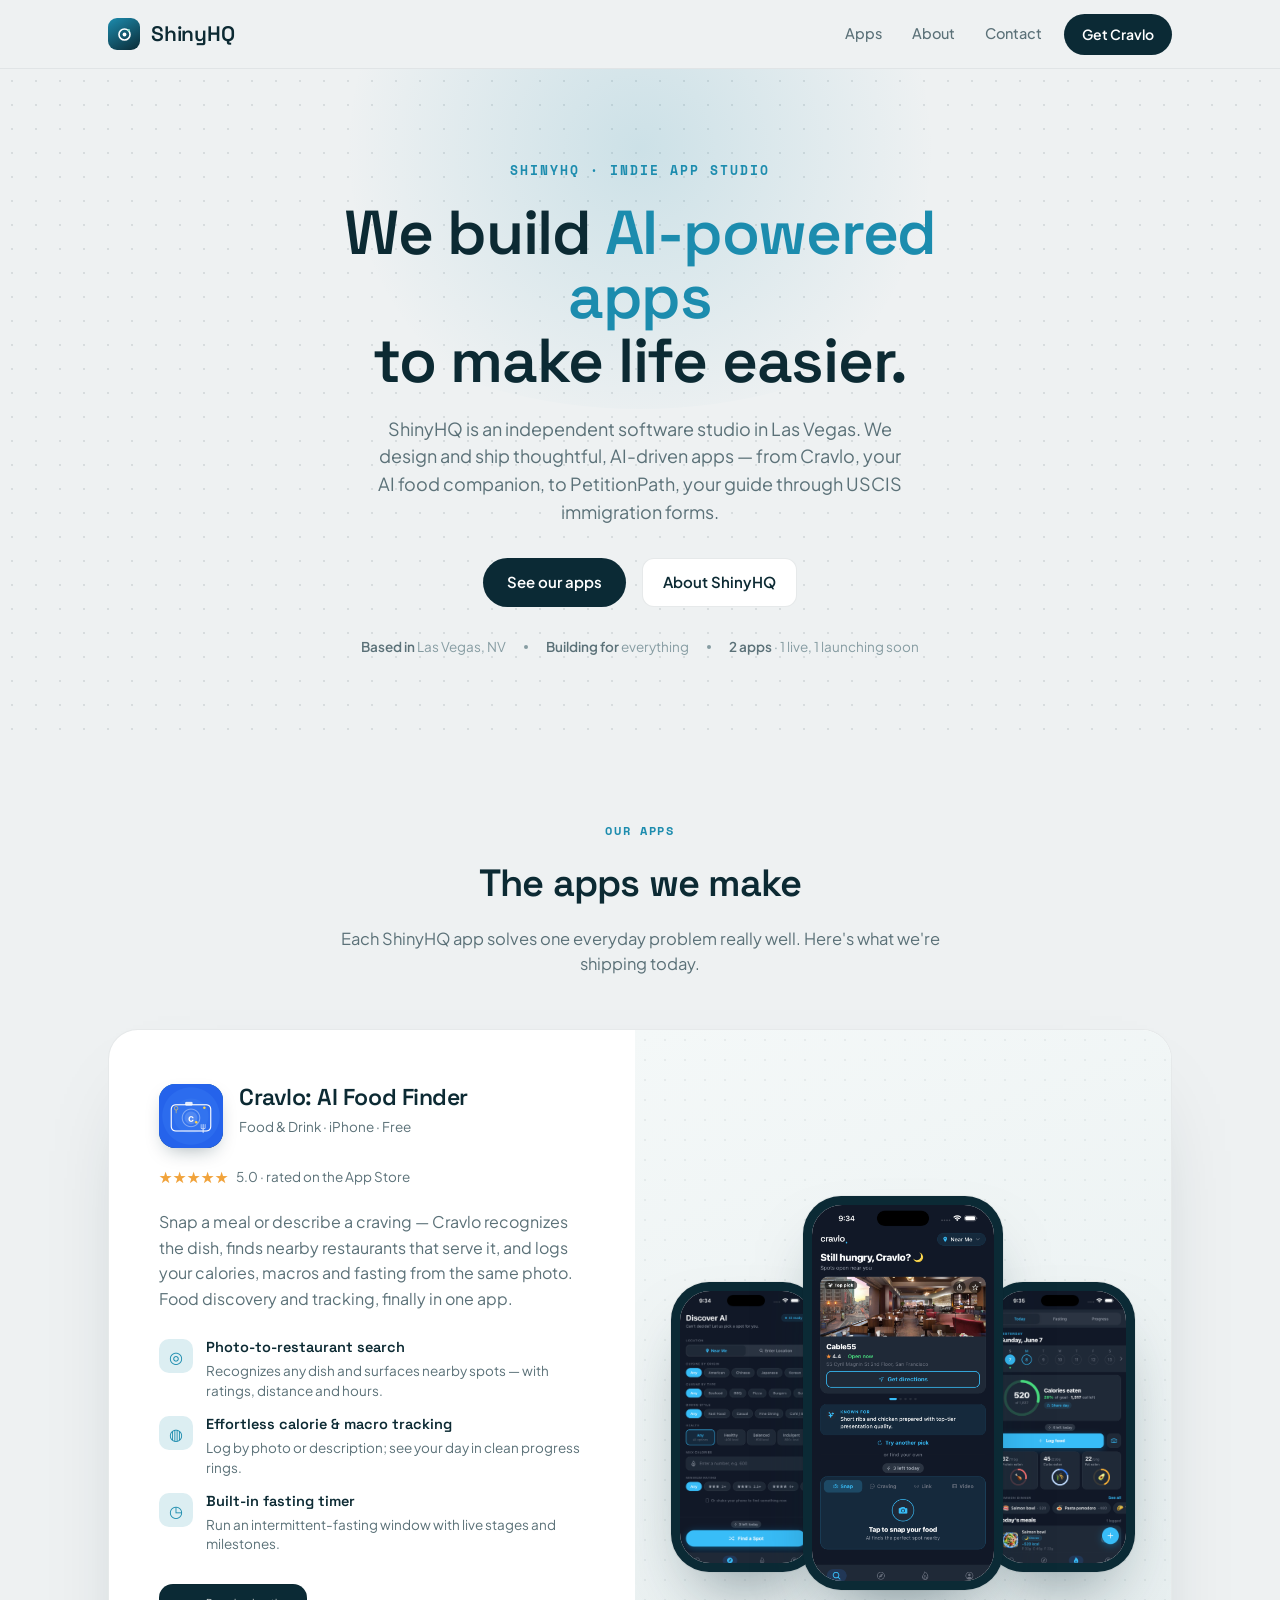
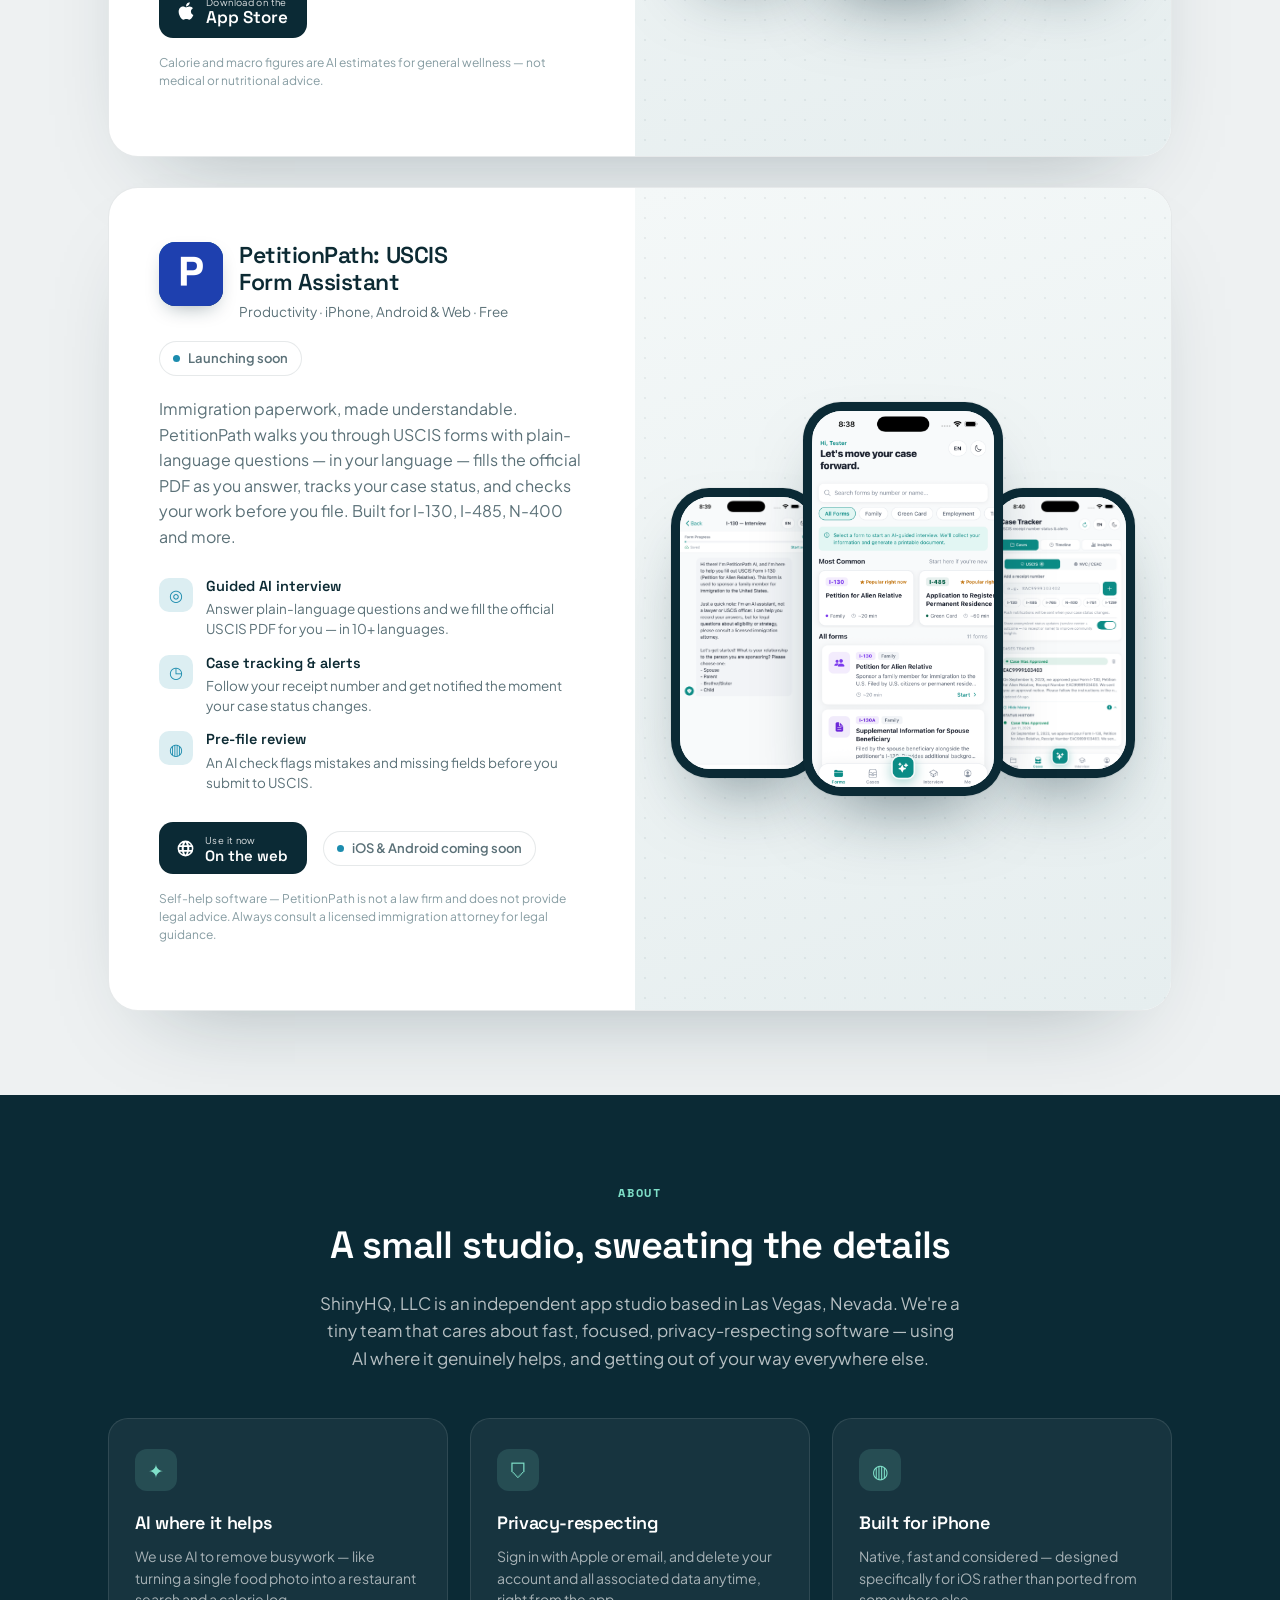
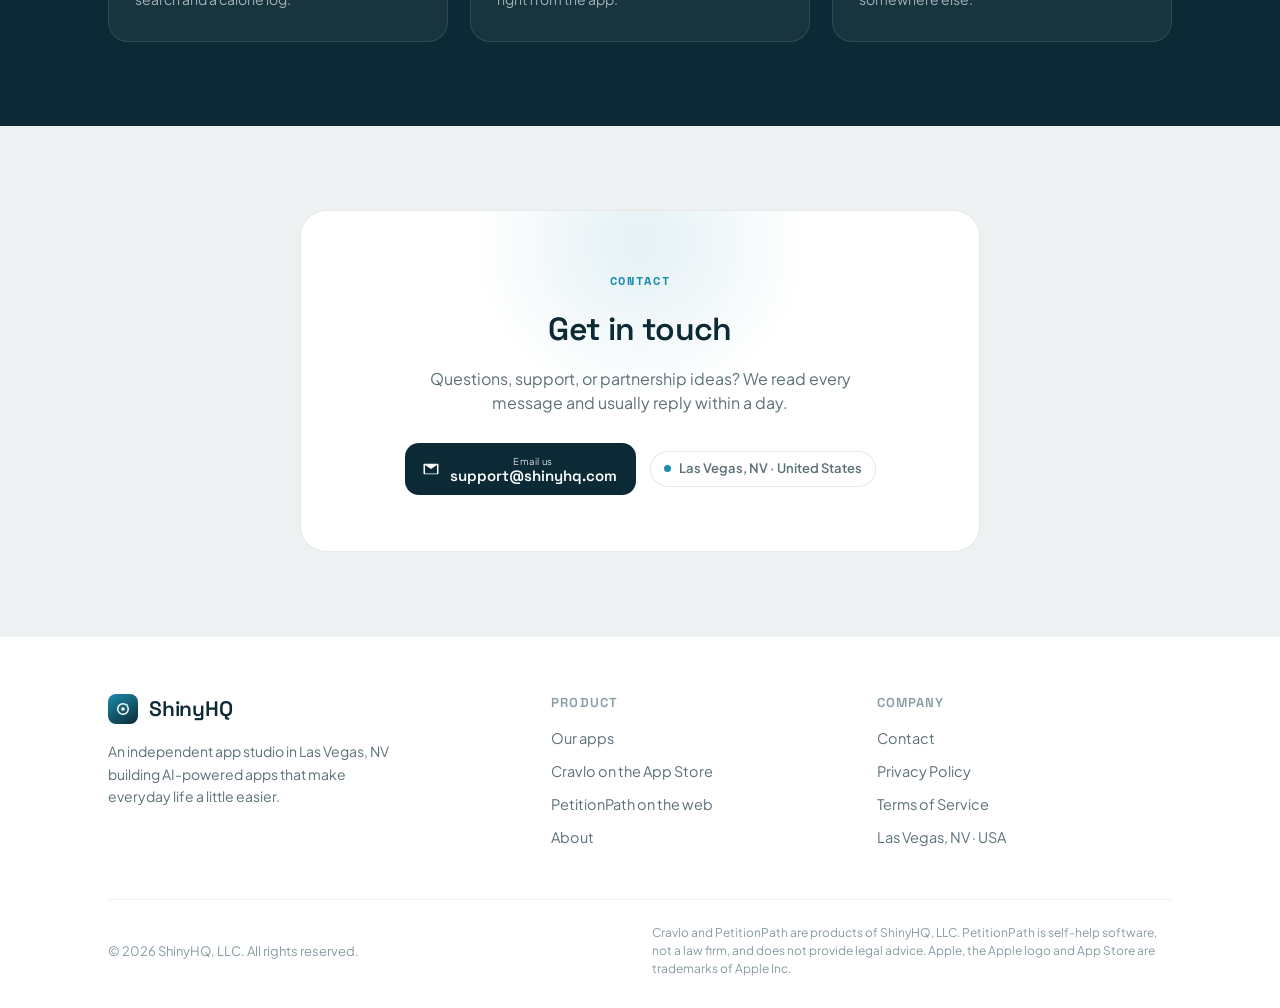
<file: index.html>
<!doctype html>
<html lang="en">
<head>
<meta charset="utf-8" />
<meta name="viewport" content="width=device-width, initial-scale=1" />
<title>ShinyHQ — We build AI-powered apps</title>
<meta name="description" content="ShinyHQ, LLC is an independent app studio in Las Vegas, NV building AI-powered apps that make everyday life easier. Maker of Cravlo (AI Food Finder) and PetitionPath (USCIS immigration form assistant)." />
<link rel="preconnect" href="https://fonts.googleapis.com" />
<link rel="preconnect" href="https://fonts.gstatic.com" crossorigin />
<link href="https://fonts.googleapis.com/css2?family=Space+Grotesk:wght@400;500;600;700&family=Plus+Jakarta+Sans:wght@400;500;600;700&family=Space+Mono:wght@400;700&display=swap" rel="stylesheet" />
<link rel="icon" href="assets/favicon.svg" type="image/svg+xml" />
<link rel="apple-touch-icon" href="assets/cravlo-icon.png" />
<meta property="og:title" content="ShinyHQ — We build AI-powered apps" />
<meta property="og:description" content="An independent app studio in Las Vegas, NV. Maker of Cravlo: AI Food Finder and PetitionPath: USCIS Form Assistant." />
<meta property="og:type" content="website" />
<meta name="theme-color" content="#0B2A35" />
<!--
  ShinyHQ, LLC — standalone organization website for GitHub Pages.
  Self-contained: only relative assets (assets/*) + Google Fonts CDN.
  Just serve this folder as-is; index.html loads at the site root.
-->
<style>
  :root{
    --bg:#EEF1F2; --paper:#fff; --paper-2:#F6F8F8;
    --ink:#0C2A33; --ink-2:#5B7178; --ink-3:#869CA2;
    --navy:#0B2A35; --teal:#1C8CAE; --teal-soft:#DCEEF2;
    --mint:#7FE0C9; --line:rgba(12,42,51,.10); --line-2:rgba(12,42,51,.06);
    --maxw:1120px;
  }
  *{box-sizing:border-box}
  html{scroll-behavior:smooth}
  body{margin:0;font-family:'Plus Jakarta Sans',sans-serif;color:var(--ink);background:var(--bg);
    -webkit-font-smoothing:antialiased;line-height:1.5}
  a{text-decoration:none;color:inherit}
  h1,h2,h3{font-family:'Space Grotesk',sans-serif;font-weight:600;letter-spacing:-.02em;margin:0}
  .wrap{max-width:var(--maxw);margin:0 auto;padding:0 28px}
  .mono{font-family:'Space Mono',monospace}

  /* ---------- shared atoms ---------- */
  .mark{display:inline-flex;align-items:center;justify-content:center;
    background:linear-gradient(150deg,var(--teal),#0B2A35);flex-shrink:0}
  .wordmark{display:inline-flex;align-items:center;gap:11px;font-family:'Space Grotesk',sans-serif;
    font-weight:600;font-size:21px;letter-spacing:-.01em;color:var(--ink)}
  .badge{display:inline-flex;align-items:center;gap:10px;padding:10px 18px 10px 16px;border-radius:14px;
    background:var(--navy);border:1px solid rgba(0,0,0,.06);transition:transform .15s ease, box-shadow .15s ease}
  .badge:hover{transform:translateY(-1px);box-shadow:0 12px 26px -12px rgba(11,42,53,.5)}
  .badge svg{fill:#fff;flex-shrink:0}
  .badge .b-sm{display:block;font-size:9.5px;letter-spacing:.04em;color:rgba(255,255,255,.85)}
  .badge .b-lg{display:block;font-size:17px;font-weight:600;color:#fff;font-family:'Space Grotesk',sans-serif;line-height:1.05}
  .pill{display:inline-flex;align-items:center;gap:8px;background:var(--navy);color:#fff;font-size:14px;
    font-weight:600;padding:10px 18px;border-radius:999px;transition:transform .15s ease}
  .pill:hover{transform:translateY(-1px)}
  .chip{display:inline-flex;align-items:center;gap:8px;font-size:13px;font-weight:600;color:var(--ink-2);
    background:var(--paper);border:1px solid var(--line);padding:7px 13px;border-radius:999px}
  .dot{width:7px;height:7px;border-radius:50%;background:var(--teal);flex-shrink:0}

  /* ---------- nav ---------- */
  header.nav{position:sticky;top:0;z-index:40;background:rgba(238,241,242,.82);
    backdrop-filter:saturate(160%) blur(12px);border-bottom:1px solid var(--line-2)}
  .nav-in{display:flex;align-items:center;justify-content:space-between;height:68px}
  .nav-links{display:flex;align-items:center;gap:30px}
  .nav-links a{font-size:14.5px;font-weight:500;color:var(--ink-2);transition:color .15s}
  .nav-links a:hover{color:var(--ink)}
  .nav-right{display:flex;align-items:center;gap:22px}
  .nav-toggle{display:none;background:none;border:0;cursor:pointer;padding:6px}
  .nav-toggle span{display:block;width:22px;height:2px;background:var(--ink);margin:4px 0;border-radius:2px}

  /* ---------- hero ---------- */
  .hero{position:relative;overflow:hidden;text-align:center;padding:88px 0 76px;
    background-image:radial-gradient(var(--line) 1px,transparent 1px);background-size:24px 24px}
  .hero::before{content:"";position:absolute;top:-180px;left:50%;transform:translateX(-50%);
    width:760px;height:520px;border-radius:50%;
    background:radial-gradient(circle,rgba(28,140,174,.16),transparent 64%);pointer-events:none}
  .hero-in{position:relative;z-index:2;max-width:760px;margin:0 auto}
  .eyebrow{font-family:'Space Mono',monospace;font-size:12.5px;letter-spacing:.16em;color:var(--teal);font-weight:700}
  .hero h1{font-size:62px;line-height:1.03;margin:20px 0 0}
  .hero h1 em{font-style:normal;color:var(--teal)}
  .hero p{font-size:18px;line-height:1.55;color:var(--ink-2);max-width:540px;margin:22px auto 0}
  .hero-cta{display:flex;align-items:center;justify-content:center;gap:16px;margin-top:32px;flex-wrap:wrap}
  .ghost{display:inline-flex;align-items:center;gap:8px;font-size:15px;font-weight:600;color:var(--ink);
    padding:12px 20px;border-radius:12px;border:1px solid var(--line);background:var(--paper);transition:transform .15s, border-color .15s}
  .ghost:hover{transform:translateY(-1px);border-color:var(--teal)}
  .hero-meta{display:flex;align-items:center;justify-content:center;gap:18px;margin-top:30px;flex-wrap:wrap;
    font-size:13.5px;color:var(--ink-3)}
  .hero-meta b{color:var(--ink-2);font-weight:600}
  .meta-sep{width:4px;height:4px;border-radius:50%;background:var(--ink-3)}

  /* ---------- section frame ---------- */
  section.block{padding:84px 0}
  .sec-head{text-align:center;max-width:620px;margin:0 auto 52px}
  .sec-tag{font-family:'Space Mono',monospace;font-size:12px;letter-spacing:.14em;color:var(--teal);font-weight:700}
  .sec-head h2{font-size:38px;margin:14px 0 0}
  .sec-head p{font-size:16.5px;color:var(--ink-2);margin:14px 0 0;line-height:1.55}

  /* ---------- cravlo showcase card ---------- */
  .app-card{background:var(--paper);border:1px solid var(--line);border-radius:30px;overflow:hidden;
    display:grid;grid-template-columns:1fr 1.02fr;box-shadow:0 40px 90px -50px rgba(11,42,53,.35)}
  .app-info{padding:54px 50px}
  .app-id{display:flex;align-items:flex-start;gap:16px}
  .app-icon{width:64px;height:64px;border-radius:16px;overflow:hidden;flex-shrink:0;
    box-shadow:0 8px 20px -8px rgba(11,42,53,.4);background:linear-gradient(150deg,var(--teal),#0B2A35)}
  .app-id h3{font-size:23px;line-height:1.18;text-wrap:balance}
  .app-id .meta{font-size:13.5px;color:var(--ink-2);margin-top:6px}
  .stars{display:inline-flex;align-items:center;gap:7px;margin-top:18px;font-size:13.5px;color:var(--ink-2)}
  .stars .s{color:#F1A33B;letter-spacing:1px;font-size:15px}
  .app-desc{font-size:16px;line-height:1.6;color:var(--ink-2);margin:20px 0 0}
  .feat-list{display:flex;flex-direction:column;gap:14px;margin:26px 0 0}
  .feat{display:flex;gap:13px;align-items:flex-start}
  .feat .fi{width:34px;height:34px;border-radius:10px;background:var(--teal-soft);color:var(--teal);
    display:flex;align-items:center;justify-content:center;flex-shrink:0;font-size:16px}
  .feat b{display:block;font-family:'Space Grotesk',sans-serif;font-size:14.5px;font-weight:600}
  .feat span{display:block;font-size:13.5px;color:var(--ink-2);margin-top:2px;line-height:1.45}
  .app-actions{display:flex;align-items:center;gap:16px;margin-top:30px;flex-wrap:wrap}
  .app-note{font-size:12px;color:var(--ink-3);margin-top:16px;line-height:1.5}

  .app-art{position:relative;background:linear-gradient(160deg,#F4F8F8,#E6EEEF);
    display:flex;align-items:center;justify-content:center;padding:46px 20px;overflow:hidden}
  .app-art::before{content:"";position:absolute;inset:0;
    background-image:radial-gradient(rgba(12,42,51,.06) 1px,transparent 1px);background-size:20px 20px}
  .phones{position:relative;z-index:2;display:flex;align-items:flex-end;gap:0}
  .phone{position:relative;background:#0B2A35;border-radius:38px;padding:9px;flex-shrink:0;
    box-shadow:0 36px 70px -30px rgba(11,42,53,.55),0 0 0 1px rgba(0,0,0,.04)}
  .phone .screen{border-radius:30px;overflow:hidden;background:#fff;display:block}
  .phone .notch{display:none}
  .phone .screen img{width:100%;height:100%;object-fit:cover;object-position:top center;display:block}
  .app-icon img{width:100%;height:100%;object-fit:cover;display:block}
  .phone.lg{width:200px;z-index:2}
  .phone.lg .screen{width:182px;height:376px}
  .phone.sm{width:150px;margin-bottom:18px;z-index:1}
  .phone.sm .screen{width:132px;height:272px}
  .phones .phone.sm:first-child{margin-right:-18px}
  .phones .phone.sm:last-child{margin-left:-18px}

  /* ---------- about ---------- */
  .about{background:var(--navy);color:#fff;border-radius:0}
  .about .sec-tag{color:var(--mint)}
  .about h2{color:#fff}
  .about-grid{display:grid;grid-template-columns:repeat(3,1fr);gap:22px;margin-top:8px}
  .vcard{background:rgba(255,255,255,.05);border:1px solid rgba(255,255,255,.10);border-radius:20px;padding:30px 26px}
  .vcard .vi{width:42px;height:42px;border-radius:12px;background:rgba(127,224,201,.14);color:var(--mint);
    display:flex;align-items:center;justify-content:center;font-size:19px;margin-bottom:18px}
  .vcard h3{font-size:18px;color:#fff}
  .vcard p{font-size:14px;color:rgba(255,255,255,.62);margin:10px 0 0;line-height:1.55}
  .about-lead{max-width:640px;margin:0 auto 46px;text-align:center}
  .about-lead p{font-size:17px;color:rgba(255,255,255,.7);margin:16px 0 0;line-height:1.6}

  /* ---------- contact ---------- */
  .contact{text-align:center}
  .contact-card{background:var(--paper);border:1px solid var(--line);border-radius:26px;padding:56px 40px;
    max-width:680px;margin:0 auto;position:relative;overflow:hidden}
  .contact-card::before{content:"";position:absolute;top:-120px;left:50%;transform:translateX(-50%);
    width:420px;height:300px;border-radius:50%;background:radial-gradient(circle,rgba(28,140,174,.12),transparent 65%)}
  .contact-card>*{position:relative;z-index:2}
  .contact-card h2{font-size:32px}
  .contact-card p{font-size:16px;color:var(--ink-2);margin:14px auto 0;max-width:440px}
  .contact-actions{display:flex;align-items:center;justify-content:center;gap:14px;margin-top:28px;flex-wrap:wrap}

  /* ---------- footer ---------- */
  footer.ft{background:var(--paper);border-top:1px solid var(--line-2);padding:56px 0 30px}
  .ft-top{display:grid;grid-template-columns:1.4fr 1fr 1fr;gap:30px;padding-bottom:40px;border-bottom:1px solid var(--line-2)}
  .ft-brand p{font-size:14px;color:var(--ink-2);margin:16px 0 0;max-width:300px;line-height:1.6}
  .ft-col h4{font-family:'Space Grotesk',sans-serif;font-size:13px;font-weight:600;color:var(--ink-3);
    text-transform:uppercase;letter-spacing:.08em;margin:0 0 16px}
  .ft-col a{display:block;font-size:14.5px;color:var(--ink-2);margin-bottom:11px;transition:color .15s}
  .ft-col a:hover{color:var(--teal)}
  .ft-bot{display:flex;align-items:center;justify-content:space-between;gap:16px;padding-top:24px;flex-wrap:wrap}
  .ft-bot p{font-size:13px;color:var(--ink-3);margin:0}
  .ft-bot .legal{font-size:12px;color:var(--ink-3);max-width:520px;line-height:1.5}

  /* ---------- entrance: none (content is always visible) ---------- */

  /* ---------- responsive ---------- */
  @media(max-width:900px){
    .nav-links{display:none}
    .nav-toggle{display:block}
    .nav.open .nav-links{display:flex;position:absolute;top:68px;left:0;right:0;flex-direction:column;
      gap:0;background:var(--paper);border-bottom:1px solid var(--line);padding:8px 0}
    .nav.open .nav-links a{padding:14px 28px;width:100%}
    .hero h1{font-size:46px}
    .hero p{font-size:16.5px}
    .app-card{grid-template-columns:1fr}
    .app-info{padding:40px 30px}
    .app-art{padding:40px 16px}
    .phone.sm{display:none}
    .about-grid{grid-template-columns:1fr}
    .ft-top{grid-template-columns:1fr;gap:26px}
  }
  @media(max-width:520px){
    .wrap{padding:0 20px}
    .hero{padding:64px 0 56px}
    .hero h1{font-size:38px}
    .sec-head h2{font-size:30px}
    .phone.lg{width:188px}
    .phone.lg .screen{width:170px;height:350px}
  }
</style>
</head>
<body>

<!-- ============ NAV ============ -->
<header class="nav" id="nav">
  <div class="wrap nav-in">
    <a class="wordmark" href="#top" aria-label="ShinyHQ home">
      <span class="mark" style="width:32px;height:32px;border-radius:9px">
        <svg viewBox="0 0 24 24" width="19" height="19" aria-hidden="true">
          <circle cx="12" cy="12" r="7" fill="none" stroke="#fff" stroke-width="2"></circle>
          <circle cx="12" cy="12" r="2.4" fill="#fff"></circle>
          <circle cx="17.4" cy="6.6" r="1.5" fill="#7FE0C9"></circle>
        </svg>
      </span>
      ShinyHQ
    </a>
    <div class="nav-right">
      <nav class="nav-links">
        <a href="#apps">Apps</a>
        <a href="#about">About</a>
        <a href="#contact">Contact</a>
      </nav>
      <a class="pill" href="https://apps.apple.com/us/app/cravlo-ai-food-finder/id6770205454" target="_blank" rel="noopener">Get Cravlo</a>
      <button class="nav-toggle" id="navToggle" aria-label="Menu"><span></span><span></span><span></span></button>
    </div>
  </div>
</header>

<a id="top"></a>

<!-- ============ HERO ============ -->
<section class="hero">
  <div class="wrap hero-in">
    <span class="eyebrow" data-rv>SHINYHQ · INDIE APP STUDIO</span>
    <h1 data-rv>We build <em>AI-powered apps</em><br />to make life easier.</h1>
    <p data-rv>ShinyHQ is an independent software studio in Las Vegas. We design and ship thoughtful, AI-driven apps — from Cravlo, your AI food companion, to PetitionPath, your guide through USCIS immigration forms.</p>
    <div class="hero-cta" data-rv>
      <a class="pill" href="#apps" style="padding:13px 24px;font-size:15px">See our apps</a>
      <a class="ghost" href="#about">About ShinyHQ</a>
    </div>
    <div class="hero-meta" data-rv>
      <span><b>Based in</b> Las Vegas, NV</span>
      <span class="meta-sep"></span>
      <span><b>Building for</b> everything</span>
      <span class="meta-sep"></span>
      <span><b>2 apps</b> · 1 live, 1 launching soon</span>
    </div>
  </div>
</section>

<!-- ============ APPS ============ -->
<section class="block" id="apps">
  <div class="wrap">
    <div class="sec-head" data-rv>
      <span class="sec-tag">OUR APPS</span>
      <h2>The apps we make</h2>
      <p>Each ShinyHQ app solves one everyday problem really well. Here's what we're shipping today.</p>
    </div>

    <div class="app-card" data-rv>
      <div class="app-info">
        <div class="app-id">
          <span class="app-icon">
            <img src="assets/cravlo-icon.png" alt="Cravlo app icon" />
          </span>
          <div>
            <h3>Cravlo: AI Food Finder</h3>
            <div class="meta">Food &amp; Drink · iPhone · Free</div>
          </div>
        </div>

        <div class="stars"><span class="s">★★★★★</span> 5.0 · rated on the App Store</div>

        <p class="app-desc">Snap a meal or describe a craving — Cravlo recognizes the dish, finds nearby restaurants that serve it, and logs your calories, macros and fasting from the same photo. Food discovery and tracking, finally in one app.</p>

        <div class="feat-list">
          <div class="feat">
            <span class="fi">◎</span>
            <div><b>Photo-to-restaurant search</b><span>Recognizes any dish and surfaces nearby spots — with ratings, distance and hours.</span></div>
          </div>
          <div class="feat">
            <span class="fi">◍</span>
            <div><b>Effortless calorie &amp; macro tracking</b><span>Log by photo or description; see your day in clean progress rings.</span></div>
          </div>
          <div class="feat">
            <span class="fi">◷</span>
            <div><b>Built-in fasting timer</b><span>Run an intermittent-fasting window with live stages and milestones.</span></div>
          </div>
        </div>

        <div class="app-actions">
          <a class="badge" href="https://apps.apple.com/us/app/cravlo-ai-food-finder/id6770205454" target="_blank" rel="noopener" aria-label="Download Cravlo on the App Store">
            <svg viewBox="0 0 384 512" width="20" height="20" aria-hidden="true"><path d="M318.7 268.7c-.2-36.7 16.4-64.4 50-84.8-18.8-26.9-47.2-41.7-84.7-44.6-35.5-2.8-74.3 20.7-88.5 20.7-15 0-49.4-19.7-76.4-19.7C63.3 141.2 4 184.8 4 273.5q0 39.3 14.4 81.2c12.8 36.7 59 126.7 107.2 125.2 25.2-.6 43-17.9 75.8-17.9 31.8 0 48.3 17.9 76.4 17.9 48.6-.7 90.4-82.5 102.6-119.3-65.2-30.7-61.7-90-61.7-91.9zm-56.6-164.2c27.3-32.4 24.8-61.9 24-72.5-24.1 1.4-52 16.4-67.9 34.9-17.5 19.8-27.8 44.3-25.6 71.9 26.1 2 49.9-11.4 69.5-34.3z"></path></svg>
            <span><span class="b-sm">Download on the</span><span class="b-lg">App Store</span></span>
          </a>
        </div>
        <p class="app-note">Calorie and macro figures are AI estimates for general wellness — not medical or nutritional advice.</p>
      </div>

      <div class="app-art">
        <div class="phones">
          <div class="phone sm">
            <div class="screen"><img src="assets/cravlo-discover.png" alt="Cravlo Discover AI screen" /></div>
          </div>
          <div class="phone lg">
            <div class="screen"><img src="assets/cravlo-home.png" alt="Cravlo home screen" /></div>
          </div>
          <div class="phone sm">
            <div class="screen"><img src="assets/cravlo-tracking.png" alt="Cravlo calorie tracking screen" /></div>
          </div>
        </div>
      </div>
    </div>

    <div class="app-card" data-rv style="margin-top:30px">
      <div class="app-info">
        <div class="app-id">
          <span class="app-icon">
            <img src="assets/petitionpath-icon.png" alt="PetitionPath app icon" />
          </span>
          <div>
            <h3>PetitionPath: USCIS Form Assistant</h3>
            <div class="meta">Productivity · iPhone, Android &amp; Web · Free</div>
          </div>
        </div>

        <div style="margin-top:18px"><span class="chip"><span class="dot"></span>Launching soon</span></div>

        <p class="app-desc">Immigration paperwork, made understandable. PetitionPath walks you through USCIS forms with plain-language questions — in your language — fills the official PDF as you answer, tracks your case status, and checks your work before you file. Built for I-130, I-485, N-400 and more.</p>

        <div class="feat-list">
          <div class="feat">
            <span class="fi">◎</span>
            <div><b>Guided AI interview</b><span>Answer plain-language questions and we fill the official USCIS PDF for you — in 10+ languages.</span></div>
          </div>
          <div class="feat">
            <span class="fi">◷</span>
            <div><b>Case tracking &amp; alerts</b><span>Follow your receipt number and get notified the moment your case status changes.</span></div>
          </div>
          <div class="feat">
            <span class="fi">◍</span>
            <div><b>Pre-file review</b><span>An AI check flags mistakes and missing fields before you submit to USCIS.</span></div>
          </div>
        </div>

        <div class="app-actions">
          <!-- TODO: confirm the public web URL (currently the brand domain); swap to the App Store badge once iOS is live. -->
          <a class="badge" href="https://petitionpath.app" target="_blank" rel="noopener" aria-label="Open PetitionPath on the web">
            <svg viewBox="0 0 24 24" width="19" height="19" aria-hidden="true"><path d="M12 2a10 10 0 1 0 0 20 10 10 0 0 0 0-20zm6.9 6h-2.6a15.7 15.7 0 0 0-1.2-3.3A8 8 0 0 1 18.9 8zM12 4.1c.8 1.1 1.4 2.5 1.7 3.9h-3.4C10.6 6.6 11.2 5.2 12 4.1zM4.3 14a8 8 0 0 1 0-4h3a17.6 17.6 0 0 0 0 4zm.8 2h2.6c.3 1.2.7 2.3 1.2 3.3A8 8 0 0 1 5.1 16zm2.6-8H5.1a8 8 0 0 1 3.6-3.3C8.3 5.7 7.9 6.8 7.7 8zM12 19.9c-.8-1.1-1.4-2.5-1.7-3.9h3.4c-.3 1.4-.9 2.8-1.7 3.9zm2.1-5.9H9.9a15.3 15.3 0 0 1 0-4h4.2a15.3 15.3 0 0 1 0 4zm.8 5.3c.5-1 .9-2.1 1.2-3.3h2.6a8 8 0 0 1-3.8 3.3zM16.7 14a17.6 17.6 0 0 0 0-4h3a8 8 0 0 1 0 4z" fill="#fff"/></svg>
            <span><span class="b-sm">Use it now</span><span class="b-lg" style="font-size:15px">On the web</span></span>
          </a>
          <span class="chip"><span class="dot"></span>iOS &amp; Android coming soon</span>
        </div>
        <p class="app-note">Self-help software — PetitionPath is not a law firm and does not provide legal advice. Always consult a licensed immigration attorney for legal guidance.</p>
      </div>

      <div class="app-art">
        <div class="phones">
          <div class="phone sm">
            <div class="screen"><img src="assets/petitionpath-interview.png" alt="PetitionPath AI form interview screen" /></div>
          </div>
          <div class="phone lg">
            <div class="screen"><img src="assets/petitionpath-home.png" alt="PetitionPath home screen" /></div>
          </div>
          <div class="phone sm">
            <div class="screen"><img src="assets/petitionpath-tracking.png" alt="PetitionPath case tracker screen" /></div>
          </div>
        </div>
      </div>
    </div>
  </div>
</section>

<!-- ============ ABOUT ============ -->
<section class="block about" id="about">
  <div class="wrap">
    <div class="about-lead" data-rv>
      <span class="sec-tag">ABOUT</span>
      <h2 style="font-size:38px;margin-top:14px">A small studio, sweating the details</h2>
      <p>ShinyHQ, LLC is an independent app studio based in Las Vegas, Nevada. We're a tiny team that cares about fast, focused, privacy-respecting software — using AI where it genuinely helps, and getting out of your way everywhere else.</p>
    </div>
    <div class="about-grid">
      <div class="vcard" data-rv>
        <div class="vi">✦</div>
        <h3>AI where it helps</h3>
        <p>We use AI to remove busywork — like turning a single food photo into a restaurant search and a calorie log.</p>
      </div>
      <div class="vcard" data-rv>
        <div class="vi">⛉</div>
        <h3>Privacy-respecting</h3>
        <p>Sign in with Apple or email, and delete your account and all associated data anytime, right from the app.</p>
      </div>
      <div class="vcard" data-rv>
        <div class="vi">◍</div>
        <h3>Built for iPhone</h3>
        <p>Native, fast and considered — designed specifically for iOS rather than ported from somewhere else.</p>
      </div>
    </div>
  </div>
</section>

<!-- ============ CONTACT ============ -->
<section class="block contact" id="contact">
  <div class="wrap">
    <div class="contact-card" data-rv>
      <span class="sec-tag">CONTACT</span>
      <h2 style="margin-top:14px">Get in touch</h2>
      <p>Questions, support, or partnership ideas? We read every message and usually reply within a day.</p>
      <div class="contact-actions">
        <a class="badge" href="mailto:support@shinyhq.com" style="background:var(--navy)">
          <svg viewBox="0 0 24 24" width="18" height="18" aria-hidden="true"><path d="M3 5h18a1 1 0 0 1 1 1v12a1 1 0 0 1-1 1H3a1 1 0 0 1-1-1V6a1 1 0 0 1 1-1zm9 7L4 6.8V18h16V6.8L12 12z" fill="#fff"></path></svg>
          <span><span class="b-sm">Email us</span><span class="b-lg" style="font-size:15px">support@shinyhq.com</span></span>
        </a>
        <span class="chip"><span class="dot"></span>Las Vegas, NV · United States</span>
      </div>
    </div>
  </div>
</section>

<!-- ============ FOOTER ============ -->
<footer class="ft">
  <div class="wrap">
    <div class="ft-top">
      <div class="ft-brand">
        <a class="wordmark" href="#top">
          <span class="mark" style="width:30px;height:30px;border-radius:8px">
            <svg viewBox="0 0 24 24" width="18" height="18" aria-hidden="true">
              <circle cx="12" cy="12" r="7" fill="none" stroke="#fff" stroke-width="2"></circle>
              <circle cx="12" cy="12" r="2.4" fill="#fff"></circle>
              <circle cx="17.4" cy="6.6" r="1.5" fill="#7FE0C9"></circle>
            </svg>
          </span>
          ShinyHQ
        </a>
        <p>An independent app studio in Las Vegas, NV building AI-powered apps that make everyday life a little easier.</p>
      </div>
      <div class="ft-col">
        <h4>Product</h4>
        <a href="#apps">Our apps</a>
        <a href="https://apps.apple.com/us/app/cravlo-ai-food-finder/id6770205454" target="_blank" rel="noopener">Cravlo on the App Store</a>
        <a href="https://petitionpath.app" target="_blank" rel="noopener">PetitionPath on the web</a>
        <a href="#about">About</a>
      </div>
      <div class="ft-col">
        <h4>Company</h4>
        <a href="mailto:support@shinyhq.com">Contact</a>
        <a href="privacy.html">Privacy Policy</a>
        <a href="terms.html">Terms of Service</a>
        <span style="display:block;font-size:14.5px;color:var(--ink-2);margin-bottom:11px">Las Vegas, NV · USA</span>
      </div>
    </div>
    <div class="ft-bot">
      <p>© <span id="yr">2026</span> ShinyHQ, LLC. All rights reserved.</p>
      <p class="legal">Cravlo and PetitionPath are products of ShinyHQ, LLC. PetitionPath is self-help software, not a law firm, and does not provide legal advice. Apple, the Apple logo and App Store are trademarks of Apple Inc.</p>
    </div>
  </div>
</footer>

<script>
  // year
  document.getElementById('yr').textContent = new Date().getFullYear();

  // mobile nav
  var nav = document.getElementById('nav'), tog = document.getElementById('navToggle');
  tog.addEventListener('click', function(){ nav.classList.toggle('open'); });
  nav.querySelectorAll('.nav-links a').forEach(function(a){
    a.addEventListener('click', function(){ nav.classList.remove('open'); });
  });

  // mobile nav close on link tap (handled above)
</script>
</body>
</html>
</file>
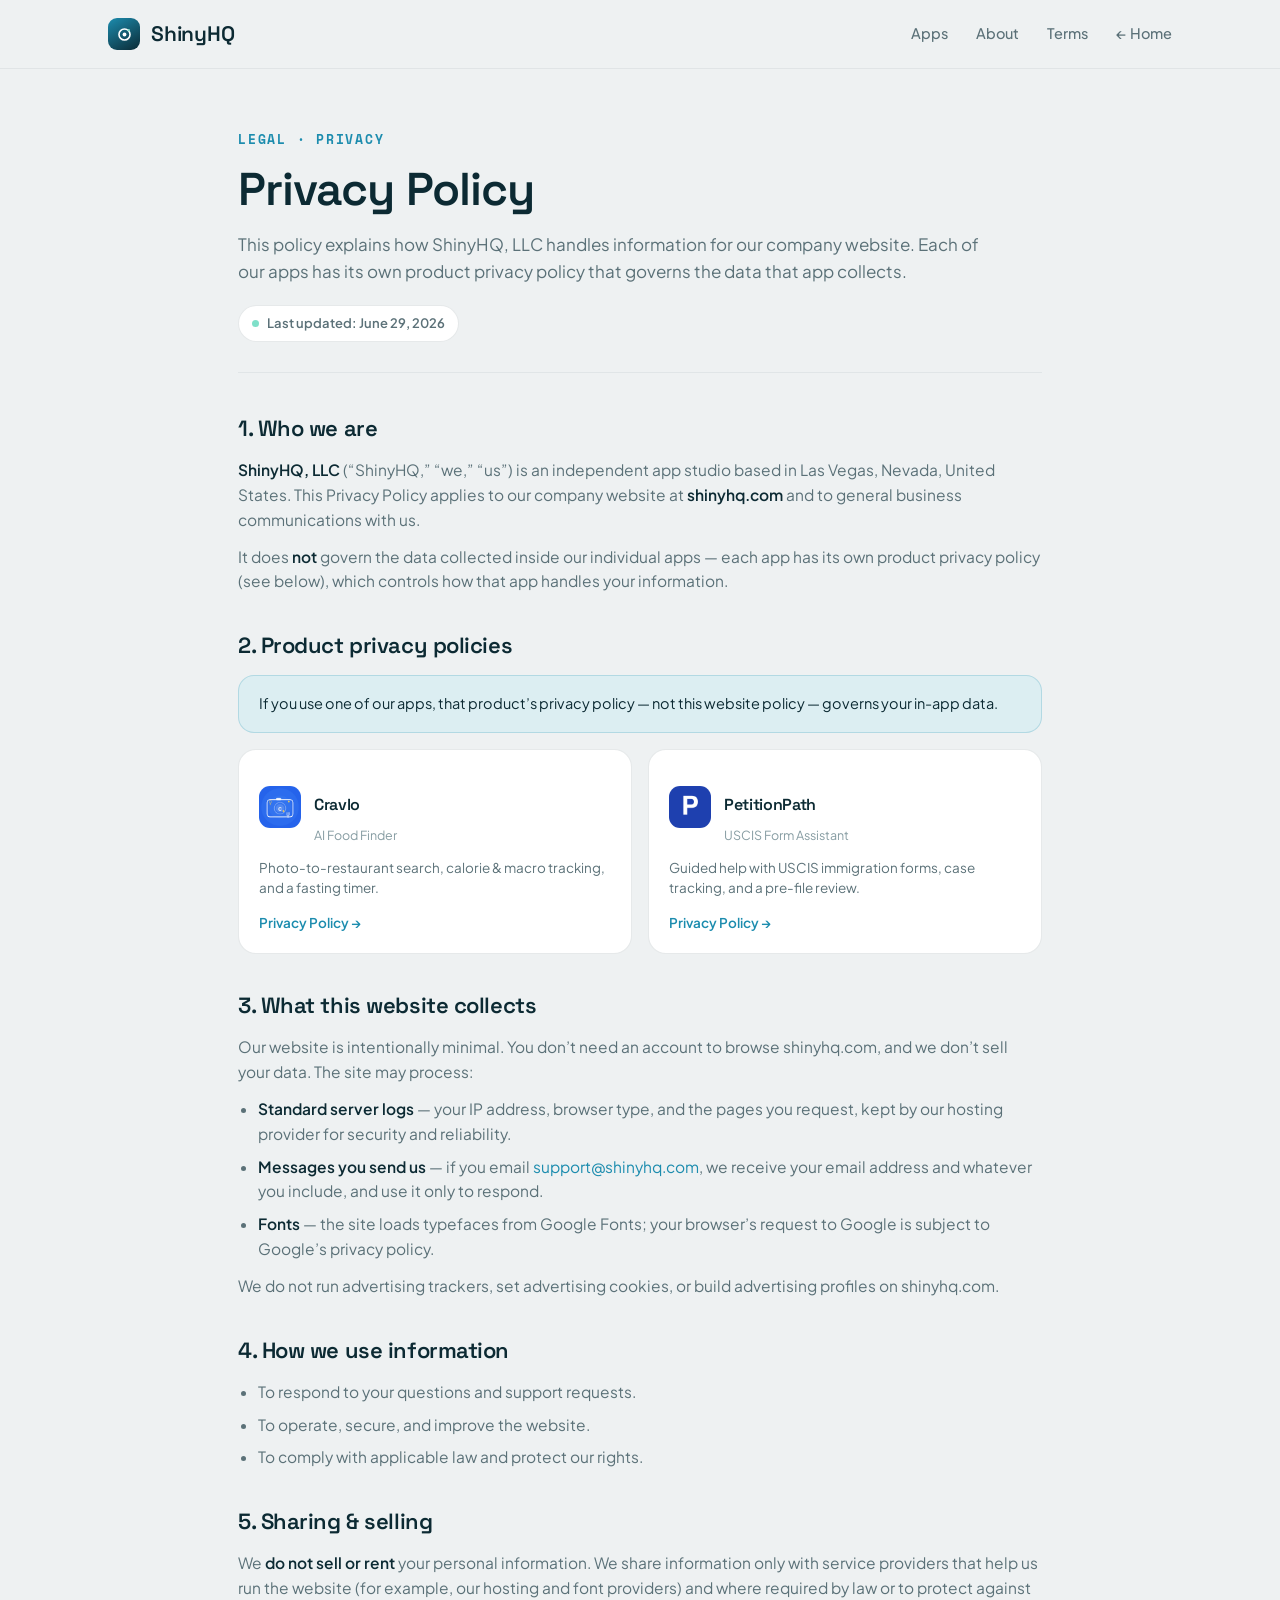
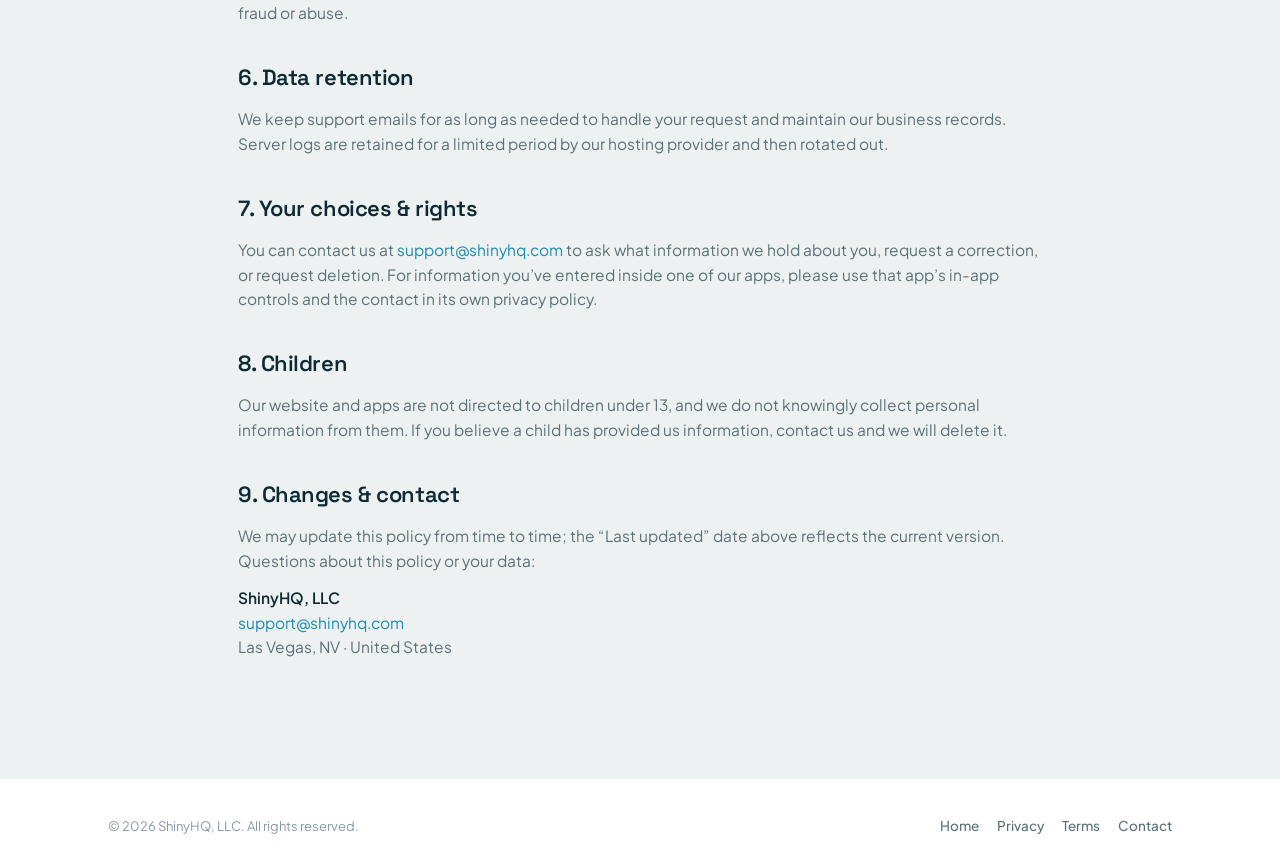
<file: privacy.html>
<!doctype html>
<html lang="en">
<head>
<meta charset="utf-8" />
<meta name="viewport" content="width=device-width, initial-scale=1" />
<title>Privacy Policy — ShinyHQ, LLC</title>
<meta name="description" content="Privacy Policy for ShinyHQ, LLC and the shinyhq.com website. Links to the product privacy policies for Cravlo and PetitionPath." />
<link rel="preconnect" href="https://fonts.googleapis.com" />
<link rel="preconnect" href="https://fonts.gstatic.com" crossorigin />
<link href="https://fonts.googleapis.com/css2?family=Space+Grotesk:wght@400;500;600;700&family=Plus+Jakarta+Sans:wght@400;500;600;700&family=Space+Mono:wght@400;700&display=swap" rel="stylesheet" />
<link rel="icon" href="assets/favicon.svg" type="image/svg+xml" />
<meta name="theme-color" content="#0B2A35" />
<link rel="stylesheet" href="assets/legal.css" />
<!--
  NOTE: This is a company/website-level policy template for ShinyHQ, LLC. It is not legal advice —
  have counsel review before relying on it. Confirm the product-policy URLs below (Cravlo /terms,
  PetitionPath domain) point at the live pages.
-->
</head>
<body>

<!-- ============ NAV ============ -->
<header class="nav">
  <div class="nav-in">
    <a class="wordmark" href="index.html" aria-label="ShinyHQ home">
      <span class="mark" style="width:32px;height:32px;border-radius:9px">
        <svg viewBox="0 0 24 24" width="19" height="19" aria-hidden="true">
          <circle cx="12" cy="12" r="7" fill="none" stroke="#fff" stroke-width="2"></circle>
          <circle cx="12" cy="12" r="2.4" fill="#fff"></circle>
          <circle cx="17.4" cy="6.6" r="1.5" fill="#7FE0C9"></circle>
        </svg>
      </span>
      ShinyHQ
    </a>
    <nav class="nav-links">
      <a href="index.html#apps">Apps</a>
      <a href="index.html#about">About</a>
      <a href="terms.html">Terms</a>
      <a class="back" href="index.html">← Home</a>
    </nav>
  </div>
</header>

<!-- ============ HERO ============ -->
<div class="wrap">
  <header class="doc-hero">
    <span class="eyebrow">Legal · Privacy</span>
    <h1>Privacy Policy</h1>
    <p class="lead">This policy explains how ShinyHQ, LLC handles information for our company website. Each of our apps has its own product privacy policy that governs the data that app collects.</p>
    <span class="chip"><span class="dot"></span>Last updated: June 29, 2026</span>
  </header>

  <main class="doc">
    <section id="who">
      <h2>1. Who we are</h2>
      <p><strong>ShinyHQ, LLC</strong> (“ShinyHQ,” “we,” “us”) is an independent app studio based in Las Vegas, Nevada, United States. This Privacy Policy applies to our company website at <strong>shinyhq.com</strong> and to general business communications with us.</p>
      <p>It does <strong>not</strong> govern the data collected inside our individual apps — each app has its own product privacy policy (see below), which controls how that app handles your information.</p>
    </section>

    <section id="products">
      <h2>2. Product privacy policies</h2>
      <div class="callout"><p>If you use one of our apps, that product’s privacy policy — not this website policy — governs your in-app data.</p></div>
      <div class="pol-cards">
        <div class="pol-card">
          <div class="head">
            <span class="pi"><img src="assets/cravlo-icon.png" alt="Cravlo icon" /></span>
            <div><h3>Cravlo</h3><div class="cat">AI Food Finder</div></div>
          </div>
          <p>Photo-to-restaurant search, calorie &amp; macro tracking, and a fasting timer.</p>
          <div class="links">
            <a href="https://cravlo-api.fly.dev/privacy" target="_blank" rel="noopener">Privacy Policy →</a>
          </div>
        </div>
        <div class="pol-card">
          <div class="head">
            <span class="pi"><img src="assets/petitionpath-icon.png" alt="PetitionPath icon" /></span>
            <div><h3>PetitionPath</h3><div class="cat">USCIS Form Assistant</div></div>
          </div>
          <p>Guided help with USCIS immigration forms, case tracking, and a pre-file review.</p>
          <div class="links">
            <a href="https://petitionpath.app/privacy" target="_blank" rel="noopener">Privacy Policy →</a>
          </div>
        </div>
      </div>
    </section>

    <section id="collect">
      <h2>3. What this website collects</h2>
      <p>Our website is intentionally minimal. You don’t need an account to browse shinyhq.com, and we don’t sell your data. The site may process:</p>
      <ul>
        <li><strong>Standard server logs</strong> — your IP address, browser type, and the pages you request, kept by our hosting provider for security and reliability.</li>
        <li><strong>Messages you send us</strong> — if you email <a href="mailto:support@shinyhq.com">support@shinyhq.com</a>, we receive your email address and whatever you include, and use it only to respond.</li>
        <li><strong>Fonts</strong> — the site loads typefaces from Google Fonts; your browser’s request to Google is subject to Google’s privacy policy.</li>
      </ul>
      <p>We do not run advertising trackers, set advertising cookies, or build advertising profiles on shinyhq.com.</p>
    </section>

    <section id="use">
      <h2>4. How we use information</h2>
      <ul>
        <li>To respond to your questions and support requests.</li>
        <li>To operate, secure, and improve the website.</li>
        <li>To comply with applicable law and protect our rights.</li>
      </ul>
    </section>

    <section id="sharing">
      <h2>5. Sharing &amp; selling</h2>
      <p>We <strong>do not sell or rent</strong> your personal information. We share information only with service providers that help us run the website (for example, our hosting and font providers) and where required by law or to protect against fraud or abuse.</p>
    </section>

    <section id="retention">
      <h2>6. Data retention</h2>
      <p>We keep support emails for as long as needed to handle your request and maintain our business records. Server logs are retained for a limited period by our hosting provider and then rotated out.</p>
    </section>

    <section id="rights">
      <h2>7. Your choices &amp; rights</h2>
      <p>You can contact us at <a href="mailto:support@shinyhq.com">support@shinyhq.com</a> to ask what information we hold about you, request a correction, or request deletion. For information you’ve entered inside one of our apps, please use that app’s in-app controls and the contact in its own privacy policy.</p>
    </section>

    <section id="children">
      <h2>8. Children</h2>
      <p>Our website and apps are not directed to children under 13, and we do not knowingly collect personal information from them. If you believe a child has provided us information, contact us and we will delete it.</p>
    </section>

    <section id="changes">
      <h2>9. Changes &amp; contact</h2>
      <p>We may update this policy from time to time; the “Last updated” date above reflects the current version. Questions about this policy or your data:</p>
      <p><strong>ShinyHQ, LLC</strong><br /><a href="mailto:support@shinyhq.com">support@shinyhq.com</a><br />Las Vegas, NV · United States</p>
    </section>
  </main>
</div>

<!-- ============ FOOTER ============ -->
<footer class="ft">
  <div class="ft-in">
    <p>© <span id="yr">2026</span> ShinyHQ, LLC. All rights reserved.</p>
    <div class="ft-links">
      <a href="index.html">Home</a>
      <a href="privacy.html">Privacy</a>
      <a href="terms.html">Terms</a>
      <a href="mailto:support@shinyhq.com">Contact</a>
    </div>
  </div>
</footer>

<script>document.getElementById('yr').textContent = new Date().getFullYear();</script>
</body>
</html>
</file>
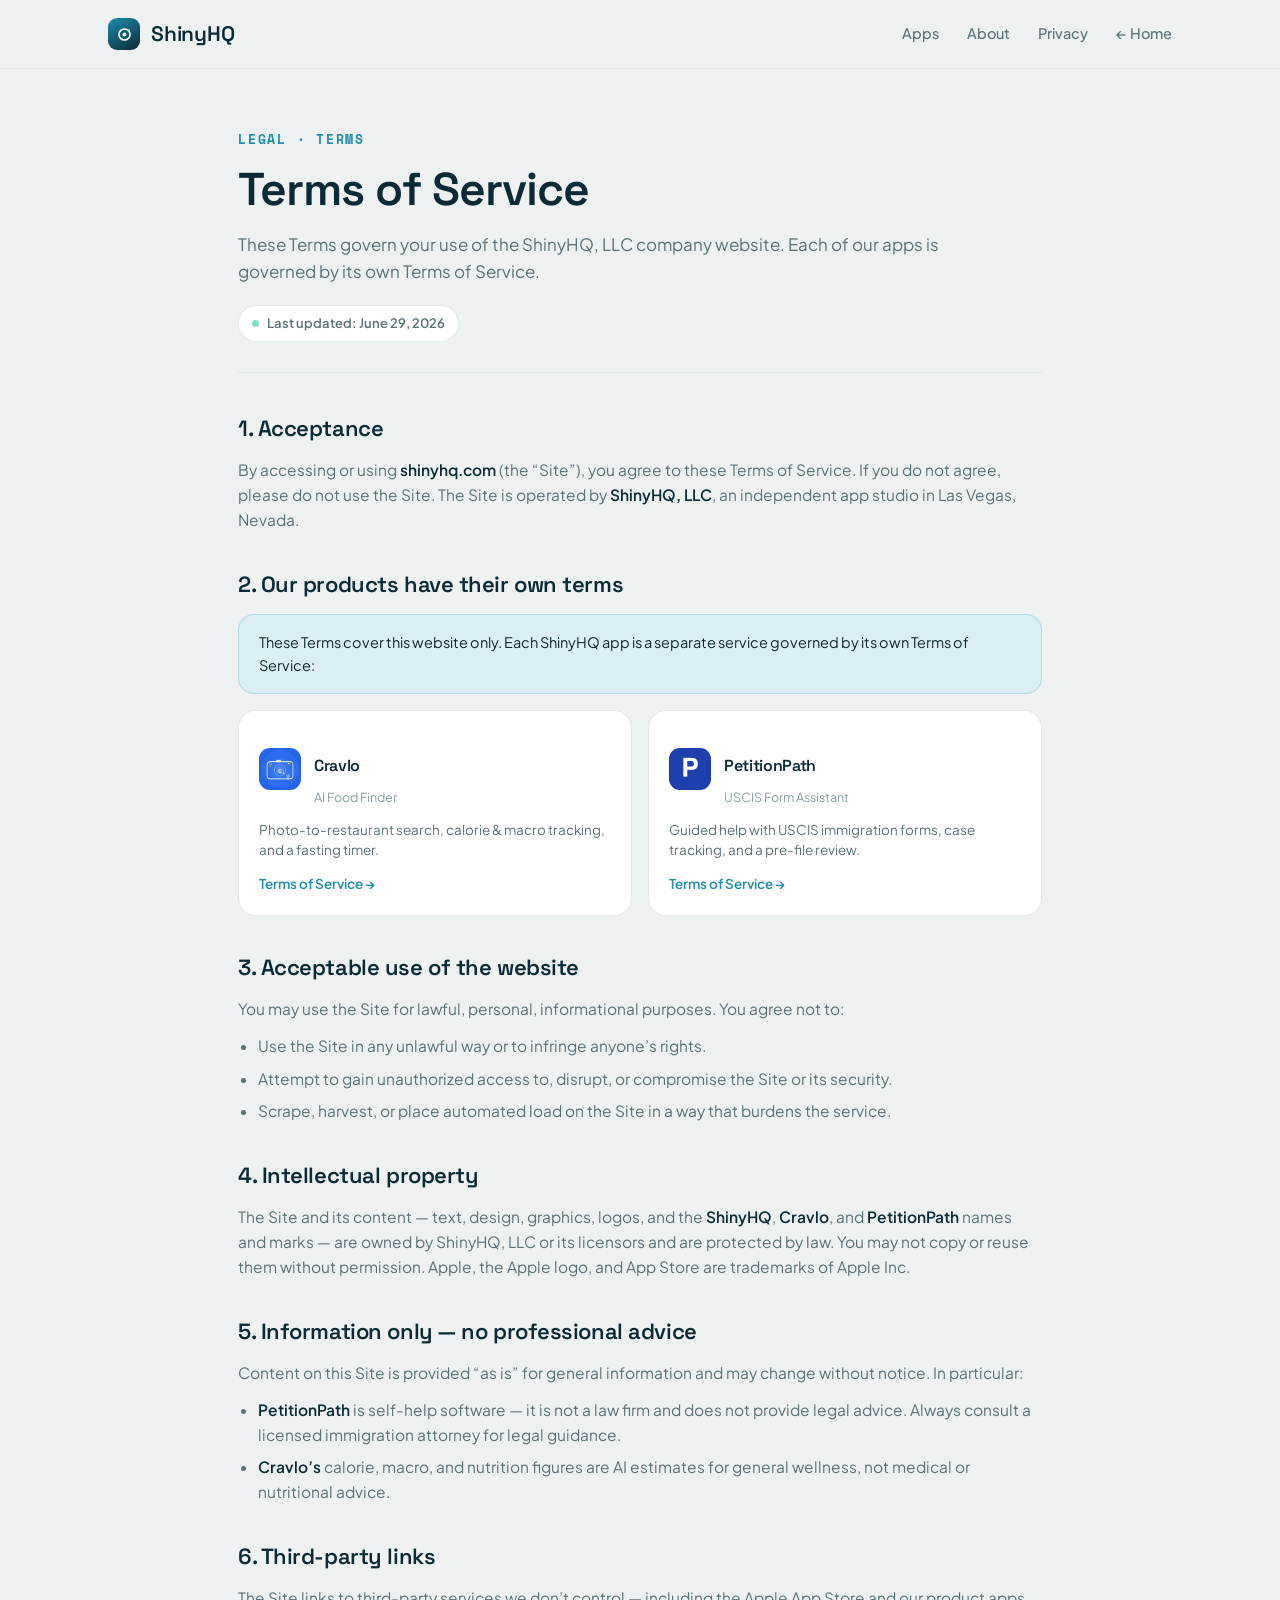
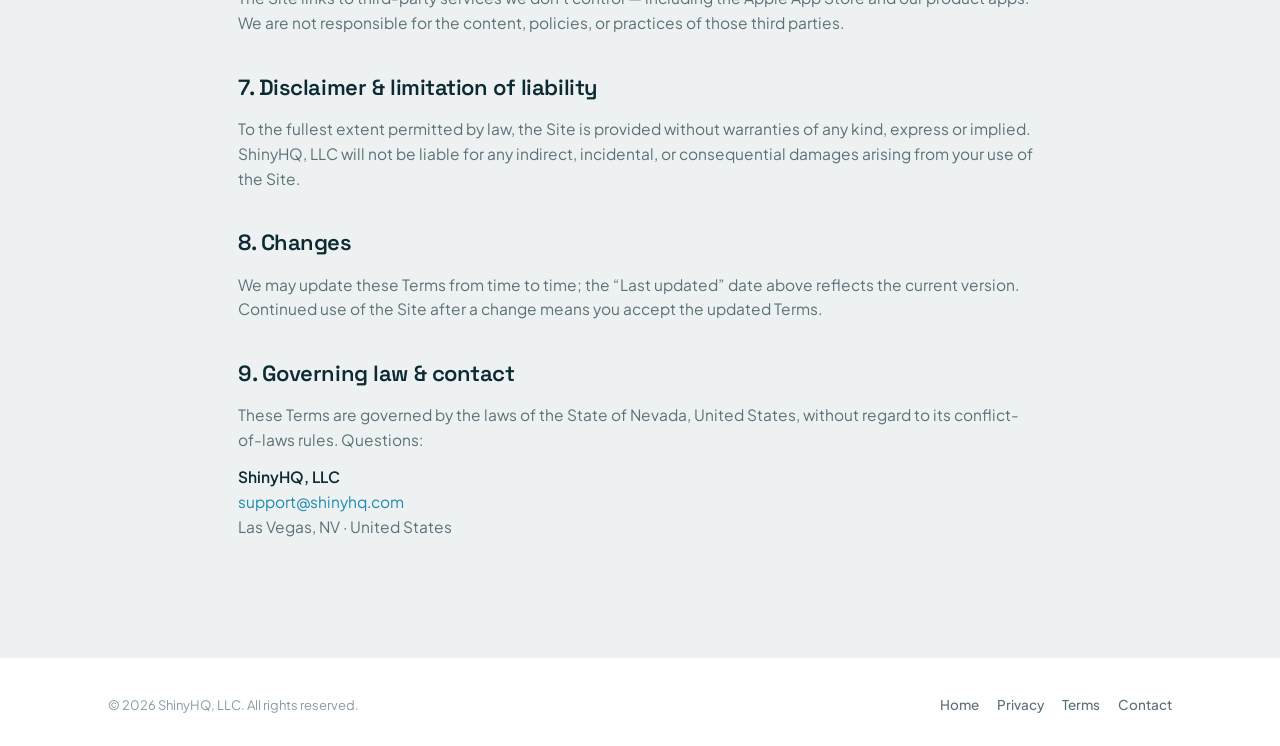
<file: terms.html>
<!doctype html>
<html lang="en">
<head>
<meta charset="utf-8" />
<meta name="viewport" content="width=device-width, initial-scale=1" />
<title>Terms of Service — ShinyHQ, LLC</title>
<meta name="description" content="Terms of Service for ShinyHQ, LLC and the shinyhq.com website. Links to the product terms for Cravlo and PetitionPath." />
<link rel="preconnect" href="https://fonts.googleapis.com" />
<link rel="preconnect" href="https://fonts.gstatic.com" crossorigin />
<link href="https://fonts.googleapis.com/css2?family=Space+Grotesk:wght@400;500;600;700&family=Plus+Jakarta+Sans:wght@400;500;600;700&family=Space+Mono:wght@400;700&display=swap" rel="stylesheet" />
<link rel="icon" href="assets/favicon.svg" type="image/svg+xml" />
<meta name="theme-color" content="#0B2A35" />
<link rel="stylesheet" href="assets/legal.css" />
<!--
  NOTE: Company/website-level terms template for ShinyHQ, LLC — not legal advice; have counsel
  review. Confirm the product-terms URLs below (Cravlo /terms, PetitionPath domain) are live.
-->
</head>
<body>

<!-- ============ NAV ============ -->
<header class="nav">
  <div class="nav-in">
    <a class="wordmark" href="index.html" aria-label="ShinyHQ home">
      <span class="mark" style="width:32px;height:32px;border-radius:9px">
        <svg viewBox="0 0 24 24" width="19" height="19" aria-hidden="true">
          <circle cx="12" cy="12" r="7" fill="none" stroke="#fff" stroke-width="2"></circle>
          <circle cx="12" cy="12" r="2.4" fill="#fff"></circle>
          <circle cx="17.4" cy="6.6" r="1.5" fill="#7FE0C9"></circle>
        </svg>
      </span>
      ShinyHQ
    </a>
    <nav class="nav-links">
      <a href="index.html#apps">Apps</a>
      <a href="index.html#about">About</a>
      <a href="privacy.html">Privacy</a>
      <a class="back" href="index.html">← Home</a>
    </nav>
  </div>
</header>

<!-- ============ HERO ============ -->
<div class="wrap">
  <header class="doc-hero">
    <span class="eyebrow">Legal · Terms</span>
    <h1>Terms of Service</h1>
    <p class="lead">These Terms govern your use of the ShinyHQ, LLC company website. Each of our apps is governed by its own Terms of Service.</p>
    <span class="chip"><span class="dot"></span>Last updated: June 29, 2026</span>
  </header>

  <main class="doc">
    <section id="acceptance">
      <h2>1. Acceptance</h2>
      <p>By accessing or using <strong>shinyhq.com</strong> (the “Site”), you agree to these Terms of Service. If you do not agree, please do not use the Site. The Site is operated by <strong>ShinyHQ, LLC</strong>, an independent app studio in Las Vegas, Nevada.</p>
    </section>

    <section id="products">
      <h2>2. Our products have their own terms</h2>
      <div class="callout"><p>These Terms cover this website only. Each ShinyHQ app is a separate service governed by its own Terms of Service:</p></div>
      <div class="pol-cards">
        <div class="pol-card">
          <div class="head">
            <span class="pi"><img src="assets/cravlo-icon.png" alt="Cravlo icon" /></span>
            <div><h3>Cravlo</h3><div class="cat">AI Food Finder</div></div>
          </div>
          <p>Photo-to-restaurant search, calorie &amp; macro tracking, and a fasting timer.</p>
          <div class="links">
            <a href="https://cravlo-api.fly.dev/terms" target="_blank" rel="noopener">Terms of Service →</a>
          </div>
        </div>
        <div class="pol-card">
          <div class="head">
            <span class="pi"><img src="assets/petitionpath-icon.png" alt="PetitionPath icon" /></span>
            <div><h3>PetitionPath</h3><div class="cat">USCIS Form Assistant</div></div>
          </div>
          <p>Guided help with USCIS immigration forms, case tracking, and a pre-file review.</p>
          <div class="links">
            <a href="https://petitionpath.app/terms" target="_blank" rel="noopener">Terms of Service →</a>
          </div>
        </div>
      </div>
    </section>

    <section id="use">
      <h2>3. Acceptable use of the website</h2>
      <p>You may use the Site for lawful, personal, informational purposes. You agree not to:</p>
      <ul>
        <li>Use the Site in any unlawful way or to infringe anyone’s rights.</li>
        <li>Attempt to gain unauthorized access to, disrupt, or compromise the Site or its security.</li>
        <li>Scrape, harvest, or place automated load on the Site in a way that burdens the service.</li>
      </ul>
    </section>

    <section id="ip">
      <h2>4. Intellectual property</h2>
      <p>The Site and its content — text, design, graphics, logos, and the <strong>ShinyHQ</strong>, <strong>Cravlo</strong>, and <strong>PetitionPath</strong> names and marks — are owned by ShinyHQ, LLC or its licensors and are protected by law. You may not copy or reuse them without permission. Apple, the Apple logo, and App Store are trademarks of Apple Inc.</p>
    </section>

    <section id="disclaimers">
      <h2>5. Information only — no professional advice</h2>
      <p>Content on this Site is provided “as is” for general information and may change without notice. In particular:</p>
      <ul>
        <li><strong>PetitionPath</strong> is self-help software — it is not a law firm and does not provide legal advice. Always consult a licensed immigration attorney for legal guidance.</li>
        <li><strong>Cravlo’s</strong> calorie, macro, and nutrition figures are AI estimates for general wellness, not medical or nutritional advice.</li>
      </ul>
    </section>

    <section id="thirdparty">
      <h2>6. Third-party links</h2>
      <p>The Site links to third-party services we don’t control — including the Apple App Store and our product apps. We are not responsible for the content, policies, or practices of those third parties.</p>
    </section>

    <section id="liability">
      <h2>7. Disclaimer &amp; limitation of liability</h2>
      <p>To the fullest extent permitted by law, the Site is provided without warranties of any kind, express or implied. ShinyHQ, LLC will not be liable for any indirect, incidental, or consequential damages arising from your use of the Site.</p>
    </section>

    <section id="changes">
      <h2>8. Changes</h2>
      <p>We may update these Terms from time to time; the “Last updated” date above reflects the current version. Continued use of the Site after a change means you accept the updated Terms.</p>
    </section>

    <section id="law">
      <h2>9. Governing law &amp; contact</h2>
      <p>These Terms are governed by the laws of the State of Nevada, United States, without regard to its conflict-of-laws rules. Questions:</p>
      <p><strong>ShinyHQ, LLC</strong><br /><a href="mailto:support@shinyhq.com">support@shinyhq.com</a><br />Las Vegas, NV · United States</p>
    </section>
  </main>
</div>

<!-- ============ FOOTER ============ -->
<footer class="ft">
  <div class="ft-in">
    <p>© <span id="yr">2026</span> ShinyHQ, LLC. All rights reserved.</p>
    <div class="ft-links">
      <a href="index.html">Home</a>
      <a href="privacy.html">Privacy</a>
      <a href="terms.html">Terms</a>
      <a href="mailto:support@shinyhq.com">Contact</a>
    </div>
  </div>
</footer>

<script>document.getElementById('yr').textContent = new Date().getFullYear();</script>
</body>
</html>
</file>
<file: assets/legal.css>
/* ShinyHQ legal pages (privacy.html + terms.html). Mirrors the brand tokens used in index.html. */
:root{
  --bg:#EEF1F2; --paper:#fff; --paper-2:#F6F8F8;
  --ink:#0C2A33; --ink-2:#5B7178; --ink-3:#869CA2;
  --navy:#0B2A35; --teal:#1C8CAE; --teal-soft:#DCEEF2;
  --mint:#7FE0C9; --line:rgba(12,42,51,.10); --line-2:rgba(12,42,51,.06);
  --maxw:860px;
}
*{box-sizing:border-box}
html{scroll-behavior:smooth}
body{margin:0;font-family:'Plus Jakarta Sans',sans-serif;color:var(--ink);background:var(--bg);
  -webkit-font-smoothing:antialiased;line-height:1.6}
a{color:var(--teal);text-decoration:none}
a:hover{text-decoration:underline}
h1,h2,h3{font-family:'Space Grotesk',sans-serif;font-weight:600;letter-spacing:-.02em;margin:0;color:var(--ink)}
.mono{font-family:'Space Mono',monospace}

/* ---------- nav ---------- */
header.nav{position:sticky;top:0;z-index:40;background:rgba(238,241,242,.82);
  backdrop-filter:saturate(160%) blur(12px);border-bottom:1px solid var(--line-2)}
.nav-in{display:flex;align-items:center;justify-content:space-between;height:68px;max-width:1120px;margin:0 auto;padding:0 28px}
.wordmark{display:inline-flex;align-items:center;gap:11px;font-family:'Space Grotesk',sans-serif;
  font-weight:600;font-size:21px;letter-spacing:-.01em;color:var(--ink)}
.wordmark:hover{text-decoration:none}
.mark{display:inline-flex;align-items:center;justify-content:center;
  background:linear-gradient(150deg,var(--teal),#0B2A35);flex-shrink:0}
.nav-links{display:flex;align-items:center;gap:28px}
.nav-links a{font-size:14.5px;font-weight:500;color:var(--ink-2)}
.nav-links a:hover{color:var(--ink);text-decoration:none}
@media(max-width:680px){.nav-links a:not(.back){display:none}}

/* ---------- layout ---------- */
.wrap{max-width:var(--maxw);margin:0 auto;padding:0 28px}

/* ---------- doc hero ---------- */
.doc-hero{padding:56px 0 30px;border-bottom:1px solid var(--line-2);margin-bottom:38px}
.eyebrow{font-family:'Space Mono',monospace;font-size:12.5px;letter-spacing:.14em;color:var(--teal);
  font-weight:700;text-transform:uppercase}
.doc-hero h1{font-size:clamp(32px,5vw,46px);line-height:1.05;margin:14px 0 0}
.doc-hero .lead{font-size:17px;color:var(--ink-2);margin:18px 0 0;max-width:62ch}
.chip{display:inline-flex;align-items:center;gap:8px;font-size:13px;font-weight:600;color:var(--ink-2);
  background:var(--paper);border:1px solid var(--line);padding:7px 13px;border-radius:999px;margin-top:20px}
.chip .dot{width:7px;height:7px;border-radius:50%;background:var(--mint)}

/* ---------- doc content ---------- */
.doc{padding-bottom:64px}
.doc section{margin:0 0 34px;scroll-margin-top:84px}
.doc h2{font-size:22px;margin:0 0 12px}
.doc h3{font-size:16px;margin:22px 0 8px}
.doc p{font-size:15.5px;color:var(--ink-2);margin:0 0 12px}
.doc ul{margin:0 0 12px;padding-left:20px}
.doc li{font-size:15.5px;color:var(--ink-2);margin:0 0 8px}
.doc b,.doc strong{color:var(--ink);font-weight:600}

/* product-policy cards */
.pol-cards{display:grid;grid-template-columns:repeat(2,1fr);gap:16px;margin:6px 0}
.pol-card{background:var(--paper);border:1px solid var(--line);border-radius:18px;padding:20px}
.pol-card .head{display:flex;gap:13px;align-items:center}
.pol-card .pi{width:42px;height:42px;border-radius:11px;overflow:hidden;flex-shrink:0;
  background:linear-gradient(150deg,var(--teal),#0B2A35)}
.pol-card .pi img{width:100%;height:100%;object-fit:cover;display:block}
.pol-card h3{font-size:16px}
.pol-card .cat{font-size:12.5px;color:var(--ink-3)}
.pol-card p{font-size:13.5px;margin:13px 0 13px;line-height:1.5}
.pol-card .links{display:flex;gap:16px;font-size:13.5px;font-weight:600}
@media(max-width:640px){.pol-cards{grid-template-columns:1fr}}

/* callout */
.callout{background:var(--teal-soft);border:1px solid rgba(28,140,174,.22);border-radius:16px;padding:16px 20px;margin:2px 0 16px}
.callout p{color:var(--ink);margin:0;font-size:14.5px}

/* ---------- footer ---------- */
footer.ft{background:var(--paper);border-top:1px solid var(--line-2);padding:36px 0 30px;margin-top:20px}
.ft-in{max-width:1120px;margin:0 auto;padding:0 28px;display:flex;align-items:center;
  justify-content:space-between;gap:16px;flex-wrap:wrap}
.ft-in p{font-size:13px;color:var(--ink-3);margin:0}
.ft-links{display:flex;gap:18px;font-size:13.5px;flex-wrap:wrap}
.ft-links a{color:var(--ink-2);font-weight:500}
</file>
